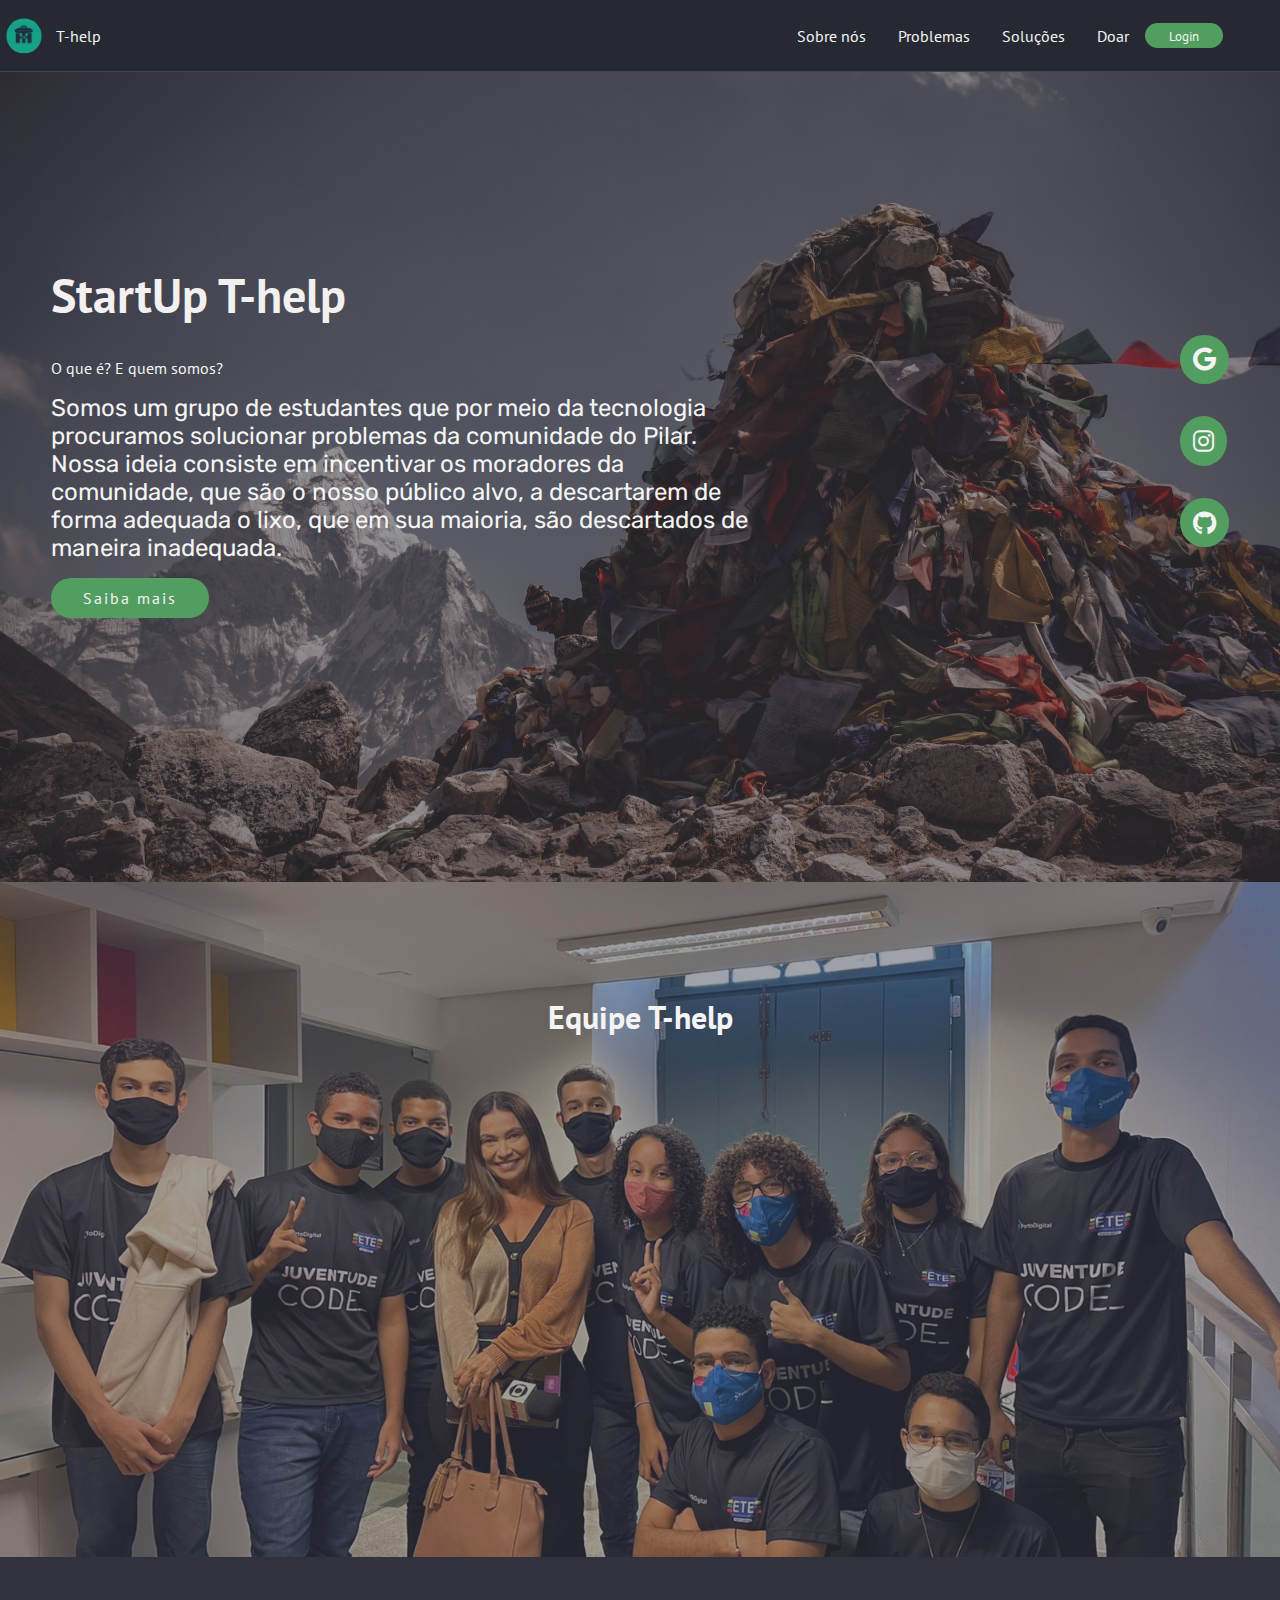
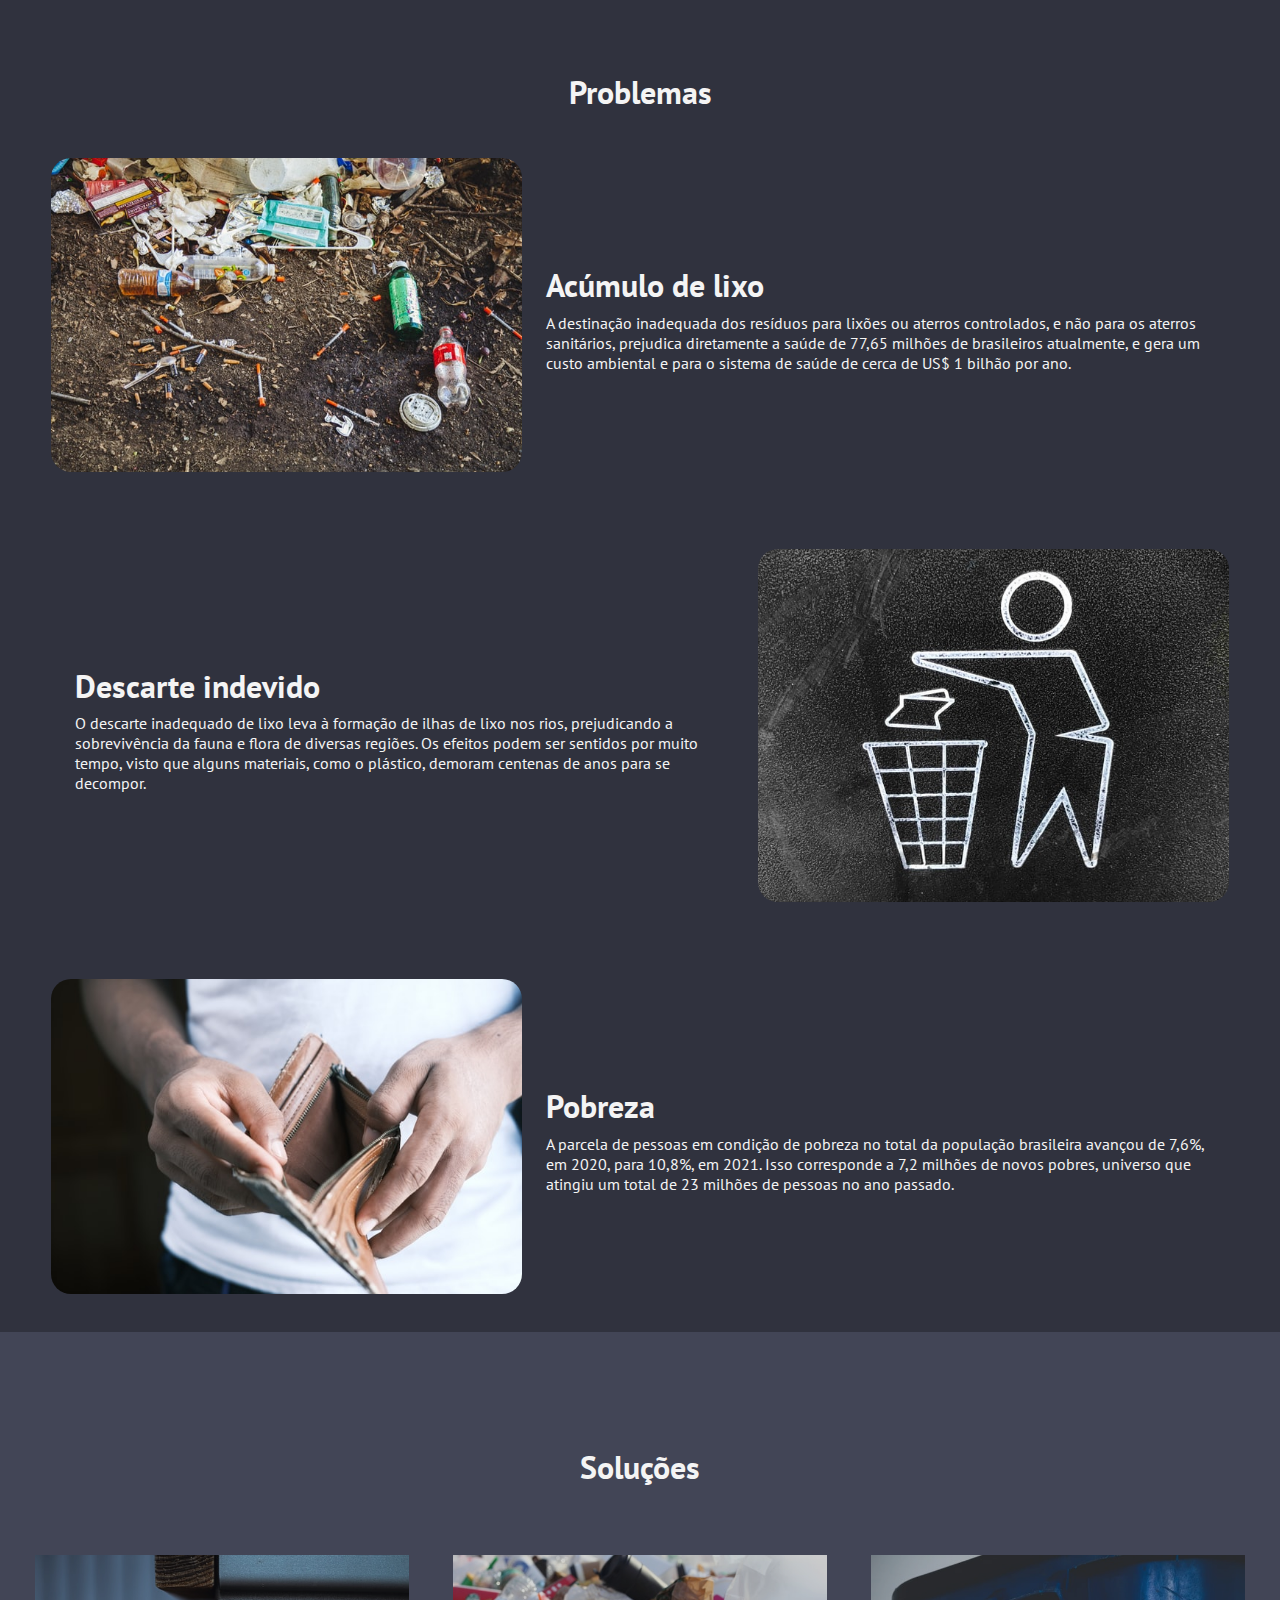
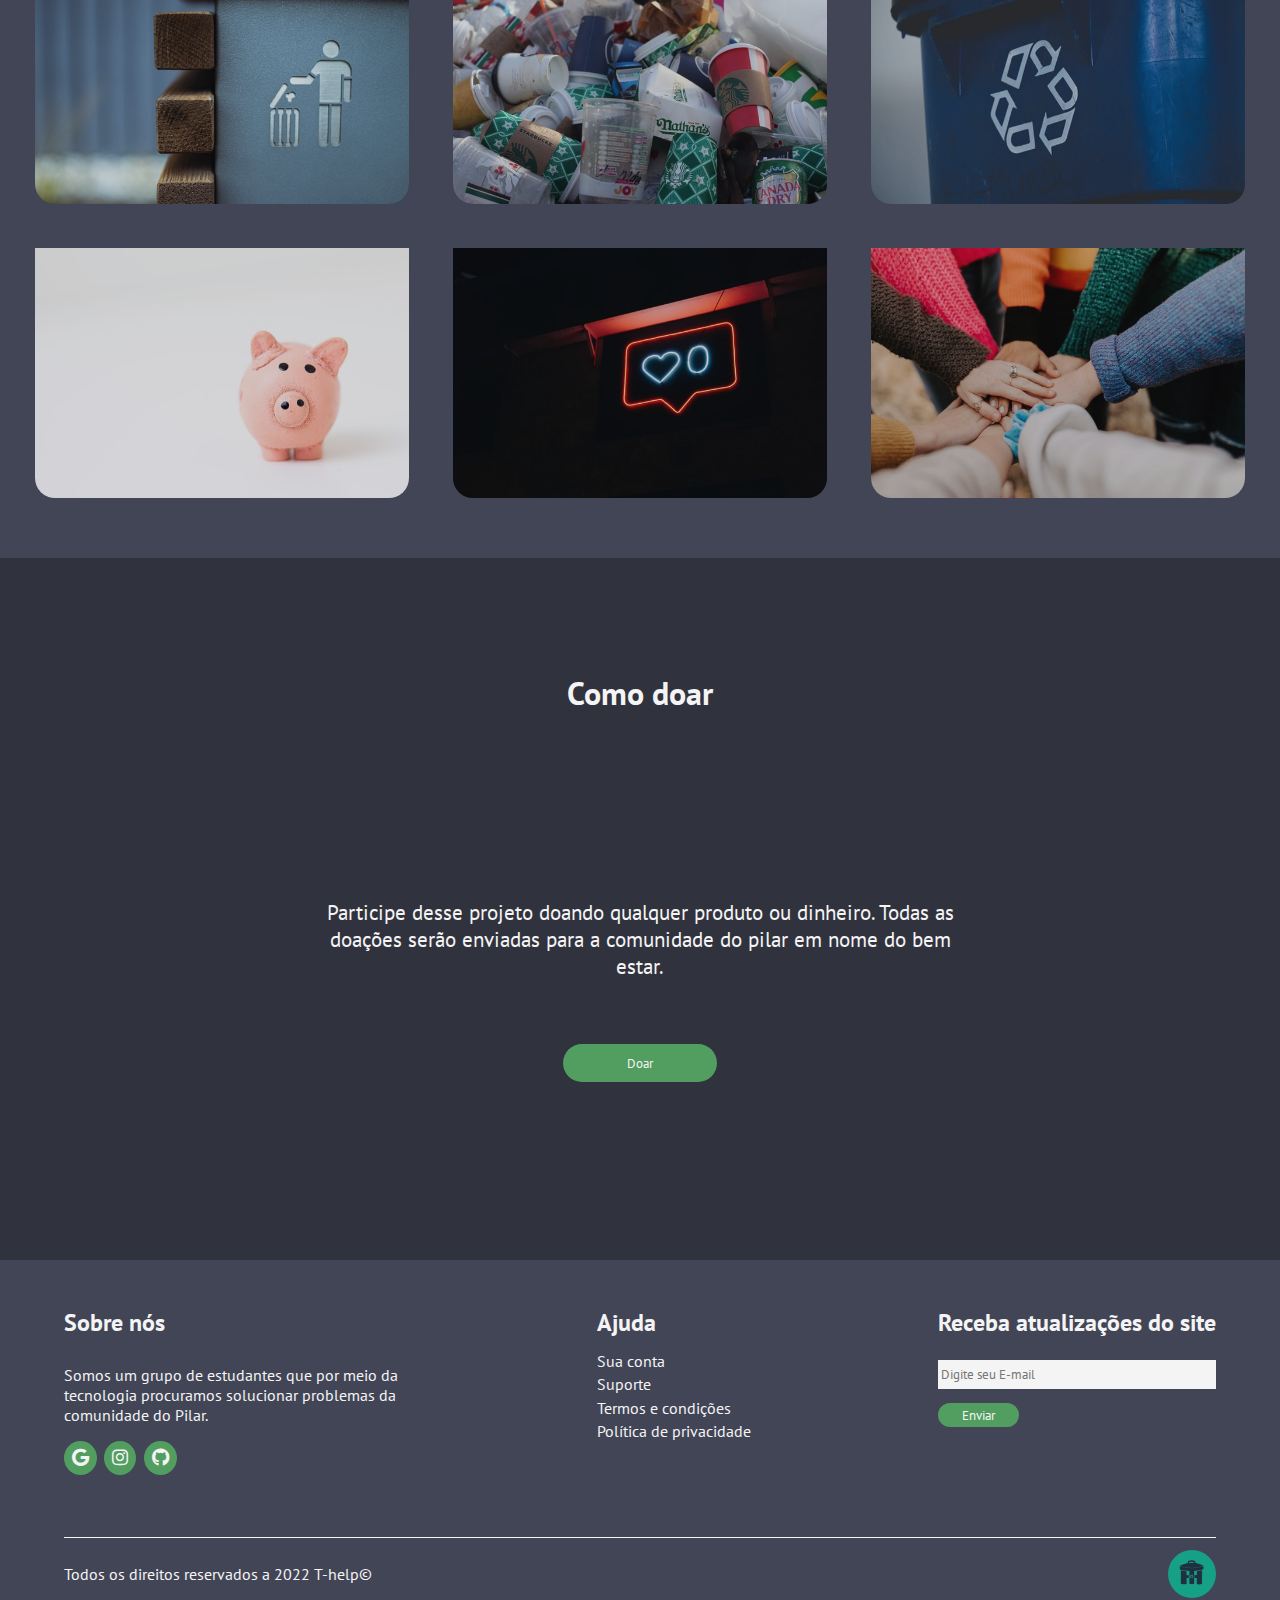
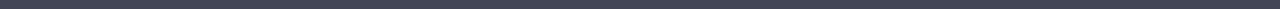
<file: index.html>
<!DOCTYPE html>
<html lang="pt-br">
<head>
    <meta charset="UTF-8">
    <meta http-equiv="X-UA-Compatible" content="IE=edge">
    <meta name="viewport" content="width=device-width, initial-scale=1.0">
    <link rel="shortcut icon" href="/img/logo-t-help.jpg" type="image/x-icon">
    <link rel="stylesheet" href="style.css">
    <link rel="stylesheet" href="mobile.css">
    <title>T-help</title>
</head>
<body>
    
    <header>
        <div class="logo" onclick="window.location.href = '#home'">
            <img class='logo-img' src="/img/logo-t-help.jpg" alt="">
            <a>T-help</a>
        </div>
        <div class="hamburguer">
            <div class="line"></div>
            <div class="line"></div>
            <div class="line"></div>
        </div>
        <nav class="menu">
            <a href="#sobre-nos">Sobre nós</a>
            <a href="#problemas">Problemas</a>
            <a href="#solucoes">Soluções</a>
            <a href="#doacao">Doar</a>
            <button class="bnt login">Login</button>
        </nav>
    </header>

    <main class="banner" id="home">
        <img src="/img/ananya-bilimale-xdvM7wDXZy4-unsplash.jpg" alt="">
        <div class="banner-content">
            <div class="banner-txt">
                <h1>StartUp T-help</h1>
                <legend>O que é? E quem somos?</legend>
                <p>Somos um grupo de estudantes que por meio da tecnologia procuramos solucionar problemas da comunidade do Pilar.  Nossa ideia consiste em incentivar os moradores da comunidade, que são o nosso público alvo, a descartarem de forma adequada o lixo, que em sua maioria, são descartados de maneira inadequada.</p>
                <button class="bnt home-bnt" onclick="window.location.href='#sobre-nos'">Saiba mais</button>
            </div>
            <div class="social-media">
                <i onclick="window.location.href= '#'" class="fab fa-google bnt rede"></i>
                <a target="blank" href="https://instagram.com/t_help14?igshid=YmMyMTA2M2Y="><i class="fab fa-instagram bnt rede"></i></a>
                <a target="blank" href="https://github.com/caiobss/trash-help"><i class="fab fa-github bnt rede"></i></a>
            </div>
        </div>
    </main>

    <section class="section-team" id="sobre-nos">
        <div class="img-team"></div>
        <div class="all-content">
            <div class="header-txt">
                <h1>Equipe T-help</h1>
            </div>
        </div>
    </section>

    <section class="section-problems" id="problemas">
        <div class="header-txt">
            <h1>Problemas</h1>
        </div>
        <div class="problems">
            <div class="problem">
                <img src="/img/lixo.jpg" alt="">
                <div class="problem-txt">
                    <h1>Acúmulo de lixo</h1>
                    <p>A destinação inadequada dos resíduos para lixões ou aterros controlados, e não para os aterros sanitários, prejudica diretamente a saúde de 77,65 milhões de brasileiros atualmente, e gera um custo ambiental e para o sistema de saúde de cerca de US$ 1 bilhão por ano.</p>
                </div>
            </div>
            <div class="problem">
                <div class="problem-txt">
                    <h1>Descarte indevido</h1>
                    <p>O descarte inadequado de lixo leva à formação de ilhas de lixo nos rios, prejudicando a sobrevivência da fauna e flora de diversas regiões. Os efeitos podem ser sentidos por muito tempo, visto que alguns materiais, como o plástico, demoram centenas de anos para se decompor.</p>
                </div>
                <img src="/img/jogarlixo.jpg" alt="">
            </div>
            <div class="problem">
                <img src="/img/pobreza.jpg" alt="">
                <div class="problem-txt">
                    <h1>Pobreza</h1>
                    <p>A parcela de pessoas em condição de pobreza no total da população brasileira avançou de 7,6%, em 2020, para 10,8%, em 2021. Isso corresponde a 7,2 milhões de novos pobres, universo que atingiu um total de 23 milhões de pessoas no ano passado.</p>
                </div>
            </div>
        </div>
    </section>

    <section class="section-solutions" id="solucoes">
        <div class="header-txt">
            <h1>Soluções</h1>
        </div>
        <div class="solutions">
            <div class="solution">
                <div class="solution-txt">
                    <h1>Descarte de lixo</h1>
                    <p>O descarte indevido de lixo pode acarretar vários problemas não só para a natureza, mas para a própria pessoa que tem essa prática.</p>
                </div>
                <img src="/img/descarte.jpg" alt="Essa imagem não foi carregada">
            </div>
            <div class="solution">
                <div class="solution-txt">
                    <h1>Solucionar acúmulo de lixo</h1>
                    <p>Um dos problemas que serão atingidos diretamente com a T-help é o acúmulo de lixo. Com nossa ideia, materiais que são frequentemente descartados de maneira inadequada servirão como matéria-prima para outros produtos.</p>
                </div>
                <img src="/img/solucao1.jpg" alt="Essa imagem não foi carregada">
            </div>
            <div class="solution">
                <div class="solution-txt">
                    <h1>Cestas de lixo</h1>
                    <p>Um diferencial que temos em nosso projeto são os T-points, que são pontos onde estão nossas lixeiras projetadas para o descarte adequado dos materiais.</p>
                </div>
                <img src="/img/cesta.jpg" alt="Essa imagem não foi carregada">
            </div>
            <div class="solution">
                <div class="solution-txt">
                    <h1>Doações para comunidade</h1>
                    <p>Nosso site conta com uma área destinada para doações que serão destinadas para as comunidades.</p>
                </div>
                <img src="/img/donate.jpg" alt="Essa imagem não foi carregada">
            </div>
            <div class="solution">
                <div class="solution-txt">
                    <h1>Redes sociais</h1>
                    <p>A T-help utiliza das redes sociais para informar as pessoas sobre a ideia, a problemática e ao mesmo tempo uma conscientização sobre a problemática.</p>
                </div>
                <img src="/img/prateek-katyal-xv7-GlvBLFw-unsplash.jpg" alt="Essa imagem não foi carregada">
            </div>
            <div class="solution">
                <div class="solution-txt">
                    <h1>Conscientização</h1>
                    <p>A reciclagem é o caminho mais curto e seguro para o resgate da dívida social e ambiental que se geraram a partir da conduta capitalista de consumo que adotamos.</p>
                </div>
                <img src="/img/conscientizacao.jpg" alt="Essa imagem não foi carregada">
            </div>
        </div>
    </section>

    <section class="section-donate" id="doacao">
        <div class="header-txt">
            <h1>Como doar</h1>
        </div>
        <div class="donete-content">
            <p>Participe desse projeto doando qualquer produto ou dinheiro. Todas as doações serão enviadas para a comunidade do pilar em nome do bem estar.</p>
            <button onclick="window.location.href = '/second page/donate.html'" class="bnt bnt-doar">Doar</button>
        </div>
    </section>

    <footer>
        <div class="footer-content">
            <div class="sobre-nos">
                <h2>Sobre nós</h2>
                <p>Somos um grupo de estudantes que por meio da tecnologia procuramos solucionar problemas da comunidade do Pilar.</p>
                <div class="social-media">
                    <i class="fab fa-google bnt rede"></i>
                    <i class="fab fa-instagram bnt rede"></i>
                    <i class="fab fa-github bnt rede"></i>
                </div>
            </div>
    
            <div class="ajuda">
                <h2>Ajuda</h2>
                <div class="forma">
                    <a href="">Sua conta</a>
                    <a href="">Suporte</a>
                    <a href="">Termos e condições</a>
                    <a href="">Política de privacidade</a>
                </div>
            </div>
    
            <div class="atualizacoes">
                <h2>Receba atualizações do site</h2>
                <form action="">
                    <input type="email" placeholder="Digite seu E-mail">
                    <button type="submit" class="bnt">Enviar</button>
                </form>
            </div>
        </div>
        <div class="copyright">
            <p>Todos os direitos reservados a 2022 T-help©</p>
            <img class='logo-img' src="/img/logo-t-help.jpg" alt="">
        </div>
    </footer>

    <script src="script.js"></script>
</body>
</html>
</file>
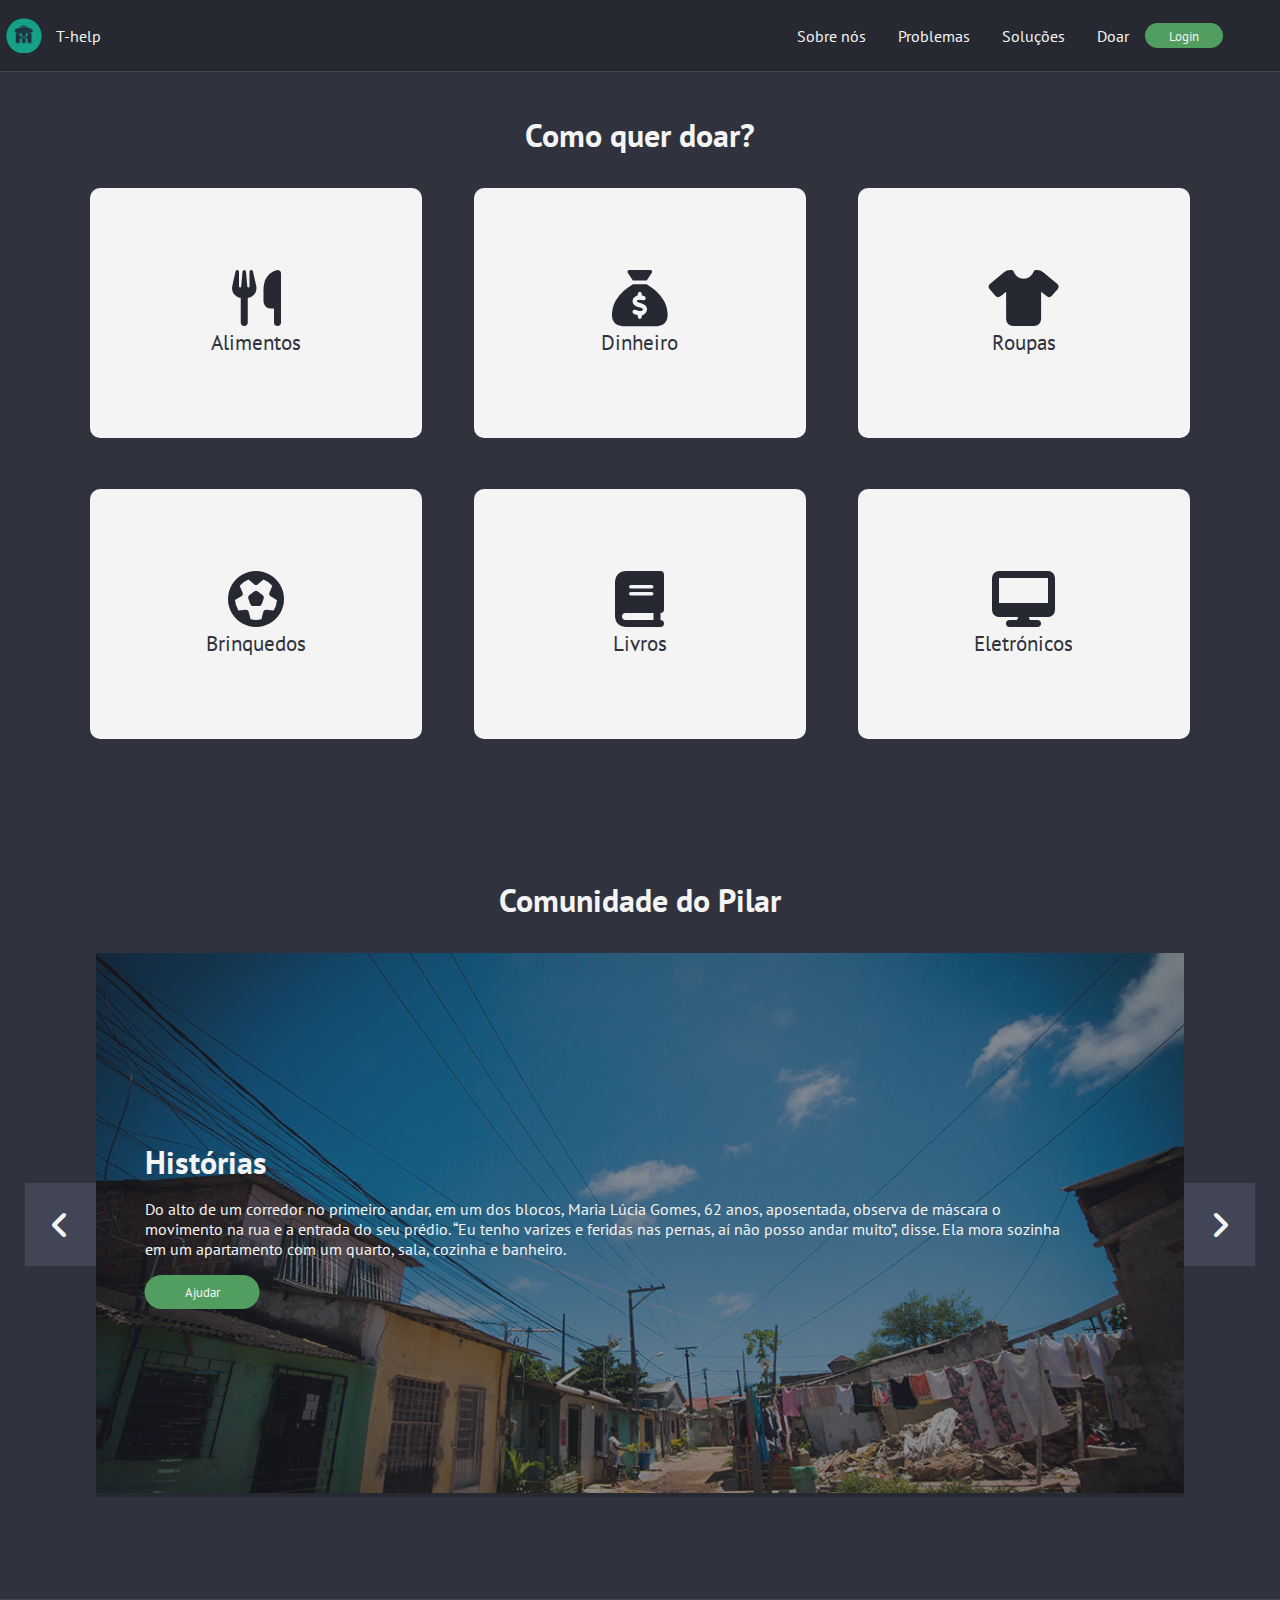
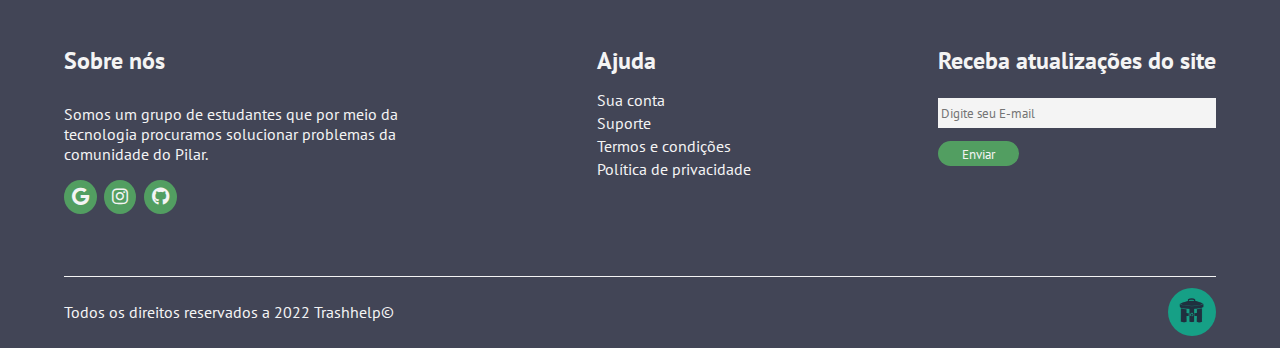
<file: second page/donate.html>
<!DOCTYPE html>
<html lang="en">
<head>
    <meta charset="UTF-8">
    <meta http-equiv="X-UA-Compatible" content="IE=edge">
    <meta name="viewport" content="width=device-width, initial-scale=1.0">
    <link rel="shortcut icon" href="/img/logo-t-help.jpg" type="image/x-icon">
    <link rel="stylesheet" href="/style.css">
    <link rel="stylesheet" href="donate.css">
    <link rel="stylesheet" href="/mobile.css">
    <link rel="stylesheet" href="mobile-donate.css">
    <title>T-help</title>
</head>
<body>

    <header>
        <div class="logo" onclick="window.location.href = '/#home'">
            <img class='logo-img' src="/img/logo-t-help.jpg" alt="">
            <a>T-help</a>
        </div>
        <div class="hamburguer">
            <div class="line"></div>
            <div class="line"></div>
            <div class="line"></div>
        </div>
        <nav class="menu">
            <a href="/#sobre-nos">Sobre nós</a>
            <a href="/#problemas">Problemas</a>
            <a href="/#solucoes">Soluções</a>
            <a href="/#doacao">Doar</a>
            <button class="bnt login">Login</button>
        </nav>
    </header>
    
    <section class="sessao-helpthem">
        <div class="header-txt">
            <h1>Como quer doar?</h1>
        </div>
        <div class="tipos-donate">
            <div class="donete-way">
                <i class="fa-solid fa-utensils"></i>
                <legend>Alimentos</legend>
            </div>
            <div class="donete-way">
                <i class="fa-solid fa-sack-dollar"></i>
                <legend>Dinheiro</legend>
            </div>
            <div class="donete-way">
                <i class="fa-solid fa-shirt"></i>
                <legend>Roupas</legend>
            </div>
            <div class="donete-way">
                <i class="fa-solid fa-futbol"></i>
                <legend>Brinquedos</legend>
            </div>
            <div class="donete-way">
                <i class="fa-solid fa-book"></i>
                <legend>Livros</legend>
            </div>
            <div class="donete-way">
                <i class="fa-solid fa-desktop"></i>
                <legend>Eletrónicos</legend>
            </div>
        </div>
    </section>

    <section class="section-info-slide">
        <div class="header-txt">
            <h1>Comunidade do Pilar</h1>
        </div>
        <div class="info-slide">
            <i class="fa-solid fa-angle-left voltar"></i>
    
            <div class="infos-content">
                <img src="/img/comunidade do pilar.jpg" alt="">
                <div class="infos-content-txt">
                    <h1>Histórias</h1>
                    <p>Do alto de um corredor no primeiro andar, em um dos blocos, Maria Lúcia Gomes, 62 anos, aposentada, observa de máscara o movimento na rua e a entrada do seu prédio.  “Eu tenho varizes e feridas nas pernas, aí não posso andar muito”, disse. Ela mora sozinha em um apartamento com um quarto, sala, cozinha e banheiro.                    </p>
                    <button class="bnt help">Ajudar</button>
                </div>
            </div>
    
            <i class="fa-solid fa-angle-right proximo"></i>
        </div>
    </section>

    <footer>
        <div class="footer-content">
            <div class="sobre-nos">
                <h2>Sobre nós</h2>
                <p>Somos um grupo de estudantes que por meio da tecnologia procuramos solucionar problemas da comunidade do Pilar.</p>
                <div class="social-media">
                    <i class="fab fa-google bnt rede"></i>
                    <i class="fab fa-instagram bnt rede"></i>
                    <i class="fab fa-github bnt rede"></i>
                </div>
            </div>
    
            <div class="ajuda">
                <h2>Ajuda</h2>
                <div class="forma">
                    <a href="">Sua conta</a>
                    <a href="">Suporte</a>
                    <a href="">Termos e condições</a>
                    <a href="">Política de privacidade</a>
                </div>
            </div>
    
            <div class="atualizacoes">
                <h2>Receba atualizações do site</h2>
                <form action="">
                    <input type="email" placeholder="Digite seu E-mail">
                    <button type="submit" class="bnt">Enviar</button>
                </form>
            </div>
        </div>
        <div class="copyright">
            <p>Todos os direitos reservados a 2022 Trashhelp©</p>
            <img class='logo-img' src="/img/logo-t-help.jpg" alt="">
        </div>
    </footer>         

    <script src="/script.js"></script>
    <script src="donate.js"></script>
</body>
</html>
</file>
<file: mobile.css>
/*Responsivo da página*/

@media (orientation: portrait){

    /*responsivo da sessao de problemas*/

    @media (max-width: 820px){

        .problem{
            flex-wrap: wrap;
            justify-content: center;
            width: 90%;
        }

        .problem:nth-child(2){
            flex-direction: column-reverse;
        }
        
        .problem img{
            width: 100%;
        }
    }

    /*Estilização de texto no geral*/
    
    @media (max-width: 800px){

        .team-txt p{
            font-size: 14px;
        }
    
        .problem-txt{
            font-size: 14px;
        }
    
        .solution-txt p{
            font-size: 14px;
        }
    
        .donete-content p{
            font-size: 14px;
        }
        
        /*responsivo do banner*/
    
        .banner-content .banner-txt h1{
            font-size: 30px;
        }
    
        .banner-content .banner-txt p{
            font-size: 14px;
        }
    
        .banner-content .banner-txt .home-bnt{
            font-size: 1rem;
            padding: .6rem 1.5rem;
        }
    
        .social-media .rede{
            font-size: 1.2rem;
            padding: .7rem;
    
        }
    
        /*responsivo do footer*/
    
        footer{
            font-size: 14px;
        }
    
        footer .footer-content div{
            margin: 0 3%;
        }
    
        footer .sobre-nos .social-media{
            display: flex;
        }
    
        footer .sobre-nos .social-media .rede{
            margin-right: 10%;
        }

        footer .copyright{
            padding: 3% 0;
        }
    }    

    /*responsivo do header*/
    
    @media (max-width: 670px){
    
        /*Barra de navegação*/
        
        .menu{
            background-color: var(--background1);
            position: absolute;
            margin-top: 92vh;
            height: 100vh;
            width: 80%;
            right: -80%;
            display: flex;
            flex-direction: column;
            align-items: center;
            justify-content: space-evenly;
            font-size: 15px;
        }
    
        .menu a{
            text-align: center;
            width: 100%;
            padding: 3% 0;
        }
    
        .showSidebar .menu{
            padding: 25% 0;
            right: 0%;
        }

         /*barra hamburguer*/
    
        .hamburguer{
            display: block;
        }
        
        .showSidebar .hamburguer{
            right: 65%;
        }
    
        .showSidebar .line:nth-child(1){
            transform: rotate(45deg) translate(.2rem, .5rem);
        }
    
        .showSidebar .line:nth-child(2){
            display: none;
        }
    
        .showSidebar .line:nth-child(3){
            transform: rotate(-45deg) translate(-.2rem, -.3rem);
        }
    
    }
    
}

@media (orientation: landscape){

    /*Estilização geral de texto*/

    @media (max-width: 1000px){

        /*header*/

        header{
            height: 12vh;
        }

        /*responsivo do banner*/

        .banner-content .banner-txt h1{
            font-size: 30px;
        }
    
        .banner-content .banner-txt p{
            font-size: 14px;
        }
    
        .banner-content .banner-txt .home-bnt{
            font-size: 1rem;
            padding: .6rem 1.5rem;
        }
    
        .social-media .rede{
            font-size: 1.2rem;
            padding: .7rem;
    
        }

        .team-txt p{
            font-size: 14px;
        }
    
        .problem-txt{
            font-size: 14px;
        }
    
        .solution-txt p{
            font-size: 14px;
        }
    
        .donete-content p{
            font-size: 14px;
        }
    
        /*responsivo do footer*/
    
        footer{
            font-size: 14px;
        }
    
        footer .footer-content div{
            margin-right: 2%;
        }
    
        footer .sobre-nos .social-media{
            display: flex;
        }
    
        footer .sobre-nos .social-media .rede{
            margin-right: 10%;
        }
        
    }
}
</file>
<file: second page/donate.css>
/*segunda página sessao de tipos doações*/

/*sessao de tipos de doações*/

.sessao-helpthem{
    padding-top: 12vh;
    background-color: var(--background2);
    width: 100%;
}

.tipos-donate{
    display: flex;
    align-items: center;
    justify-content: center;
    flex-wrap: wrap;
    width: 100%;
}

.donete-way{
    background-color: var(--cordetexto);
    height: 15.6rem;
    min-width: 26%;
    border-radius: 10px;
    margin: 2%;
    display: flex;
    flex-direction: column;
    align-items: center;
    justify-content: center;
    cursor: pointer;
}

.donete-way:hover{
    box-shadow: -15px 15px 1px rgba(22, 21, 21, 0.486);
}

.donete-way:hover i{
    color: var(--corbotaohover);
    font-size: 5rem;
}

.donete-way i{
    color: var(--background1);
    font-size: 3.5rem;
}

.donete-way legend{
    padding-top: 1%;
    color: var(--background2);
    font-size: 1.3rem;
}

/*carrosel de noticias*/

.section-info-slide{
    background-color: var(--background2);
    padding-top: 12vh;
}

.info-slide{
    display: flex;
    align-items: center;
    justify-content: center;
    padding-top: 2%;
    padding-bottom: 8%;
    
}

.info-slide i{
    background-color: var(--background3);
    padding: 2%;
    cursor: pointer;
    font-size: 2rem;
}

.infos-content{
    background-color: var(--background1);
    position: relative;
    width: 85%;
    height: 30%;
}

.infos-content img{
    object-fit: cover;
    width: 100%;
    height: 60vh;
    opacity: .5;
}

.infos-content .infos-content-txt{
    position: absolute;
    top: 50%;
    transform: translate(-30%, -50%);
    left: 30%;
    width: 85%;
}

.infos-content .infos-content-txt p{
    padding: 1rem 0;
}

.help{
    padding: .5rem 2.5rem;
}
</file>
<file: second page/mobile-donate.css>
@media (max-width: 1000px){
    .donete-way{
        height: 17rem;
        width: 22rem;
    }
}
</file>
<file: style.css>
@import url(https://cdnjs.cloudflare.com/ajax/libs/font-awesome/6.1.0/css/all.min.css);
@import url('https://fonts.googleapis.com/css2?family=Mukta&family=PT+Sans&family=Rubik&display=swap');

:root{
    --background1: #272932;
    --background2: #30323E;
    --background3: #424556;
    --cordetexto: #F4F4F4;
    --cordetextohover: #8f9686;
    --corbotao: #529e61;
    --corbotaohover: #2f5537;
    --font2: 'Rubik', sans-serif;
    --font1: 'PT Sans', sans-serif;
    --font3: 'Mukta', sans-serif;
}

*{
    margin: 0%;
    padding: 0%;
    box-sizing: border-box;
    font-family: var(--font1);
    color: var(--cordetexto);
    transition: .3s;
}

html{
    scroll-behavior: smooth;
    height: -webkit-fill-available;
}

a:hover{
    color: var(--cordetextohover);
}

/*Barra de navegação*/

header{
    top: 0%;
    left: 0%;
    position: fixed;
    background-color: var(--background1);
    height: 8vh;
    width: 100%;
    display: flex;
    align-items: center;
    justify-content: space-between;
    z-index: 150;
    border-bottom: 1px solid var(--background3);
    padding-right: 3%;
}

header .logo{
    height: 100%;
    display: flex;
    align-items: center;
    cursor: pointer;
}

header .logo-img{
    height: 3rem;
    width: 3rem;
    border-radius: 50%;
    padding: .4rem;
    object-fit: cover;
}

header a{
    padding-left: .5rem;
}

.hamburguer{
    position: absolute;
    display: none;
    font-size: 1.5rem;
    z-index: 1000;
    height: 2rem;
    width: 2rem;
    right: 4%;

}
.hamburguer .line{
    background-color: var(--cordetexto);
    height: 3px;
    width: 100%;
    margin: 20% 0;
    border-radius: 20%;
}

header .menu{
    display: flex;
    align-items: center;
    padding: 0 1.5%;
}

header .menu a{
    padding: 1rem 1rem;
    text-decoration: none;
}

.bnt{
    background-color: var(--corbotao);
    border: none;
    border-radius: 25px;
    padding: 0.2rem 1.5rem;
    cursor: pointer;
}

.bnt:hover{
    background-color: var(--corbotaohover);
}

/*conteudo do banner*/

.banner{
    padding-top: 8vh;
    position: relative;
    background-color: var(--background1);
    height: 98vh;
    width: 100%;
    overflow: hidden;
}

.banner-content{
    position: absolute;
    height: 100%;
    width: 100%;
    top: 50%;
    transform: translate(0%, -50%);
    display: flex;
    align-items: center;
    justify-content: space-between;
    padding: 0 4%;
}

.banner-content .banner-txt{
    width: 60%;
}

.banner-content .banner-txt h1{
    color: rgb(243, 240, 240);
    padding-bottom: 2rem;
    font-size: 3rem;
}

.banner-content .banner-txt p{
    font-family: var(--font2);
    font-size: 1.5rem;
    padding: 1rem 0;
}

.banner-content .banner-txt .home-bnt{
    letter-spacing: 2px;
    font-size: 1rem;
    padding: .6rem 2rem;
}

.banner-content .social-media{
    display: flex;
    flex-direction: column;
}

.social-media .rede{
    border-radius: 50%;
    font-size: 1.5rem;
    padding: .8rem;
    margin: 1rem 0;
    cursor: pointer;
}

.banner img{
    opacity: .5;
    object-fit: cover;
    height: 100%;
    width: 100%;
}

/*Sessão da equipe*/

.section-team{
    position: relative;
    background-size: cover;
    background-repeat: no-repeat;
    padding-top: 12vh;
    background-color: var(--background3);
    height: 75vh;
    width: 100%;
}

.img-team{
    top: 0%;
    position: absolute;
    height: 100%;
    width: 100%;
    background-image: url(/img/WhatsApp\ Image\ 2022-07-03\ at\ 22.44.16.jpeg);
    background-repeat: no-repeat;
    background-size: cover;
    background-position: center;
    opacity: 0.5;
}

.all-content{
    position: absolute;
    height: 90%;
    width: 100%;
}

.header-txt{
    padding: .5% 0;
    text-align: center;
}

.team-content{
    height: 72%;
    display: flex;
    flex-direction: column;
    align-items: center;
    justify-content: flex-end;
}

.team-txt{
    display: flex;
    align-items: center;
    width:95%;
    height: 30%;
}

.team-txt hr{
    height: 100%;
}

.team-txt p{
    font-size: 20px;
    padding: 0 6%;
}

/*Sessão de problemas*/

.section-problems{
    padding-top: 12vh;
    background-color: var(--background2);
    width: 100%;
}

.problem{
    display: flex;
    align-items: center;
    width: 92%;
    margin: 0 auto;
    padding: 3% 0;
}

.problem img{
    object-fit: cover;
    height: 40%;
    width: 40%;
    border-radius: 20px;
}

.problem .problem-txt{
    padding: 0 2%;
}

.problem-txt h1{
    padding: 1% 0;
}

/*sessão de soluções*/

.section-solutions{
    padding-top: 12vh;
    background-color: var(--background3);
    width: 100%;
}

.solutions{
    display: flex;
    flex-wrap: wrap;
    align-items: center;
    justify-content: center;
    padding: 3% 0;
}

.solution{
    position: relative;
    background-color: var(--background2);
    height: 15.6rem;
    min-width: 29%;
    margin: 1.7%;
    border-radius: 0 0 20px 20px;
}

.solution img{
    object-fit: cover;
    height: 100%;
    width: 100%;
    border-radius: 0 0 20px 20px;
    opacity: .8;
}

.solution .solution-txt{
    position: absolute;
    bottom: 0%;
    left: 5%;
    z-index: 100;
    opacity: 0;
}

.solution:hover img{
    opacity: .5;
}

.solution:hover .solution-txt{
    bottom: 30%;
    opacity: 1;
}

/*Sessão de doação*/

.section-donate{
    padding-top: 12vh;
    background-color: var(--background2);
}

.donete-content{
    height: 60vh;
    display: flex;
    flex-direction: column;
    align-items: center;
    text-align: center;
    justify-content: center;
}

.donete-content p{
    font-size: 1.3rem;
    padding: 0 25%;
    margin-bottom: 5%;
}

.bnt-doar{
    padding: .6rem 4rem;
}

/*footer da página*/

footer{
    background-color: var(--background3);
    padding: 0 5%;
    display: flex;
    flex-direction: column;
}

footer .footer-content{
    padding: 4% 0;
    display: flex;
    justify-content: space-between;
    align-items: baseline;
}

.sobre-nos{
    width: 30%;
}

.ajuda .forma{
    display: flex;
    flex-direction: column;
}

.ajuda .forma a{
    text-decoration: none;
    padding: 1% 0;
}

.atualizacoes input{
    background-color: var(--cordetexto);
    color: var(--background1);
    outline: none;
    width: 100%;
    padding: 2% 1%;
    margin-bottom: 5%;
    border: none;
}

.footer-content div h2{
    padding-bottom: 8%;
}

footer .copyright{
    padding: 1% 0;
    border-top: 1px solid var(--cordetexto) ;
    display: flex;
    justify-content: space-between;
    align-items: center;
}

footer .copyright img{
    height: 3rem;
    width: 3rem;
    object-fit: cover;
    border-radius: 100%;
}

footer .sobre-nos .social-media .rede{
    padding: .5rem;
    margin-right: 1%;
    font-size: 18px;
}
</file>
